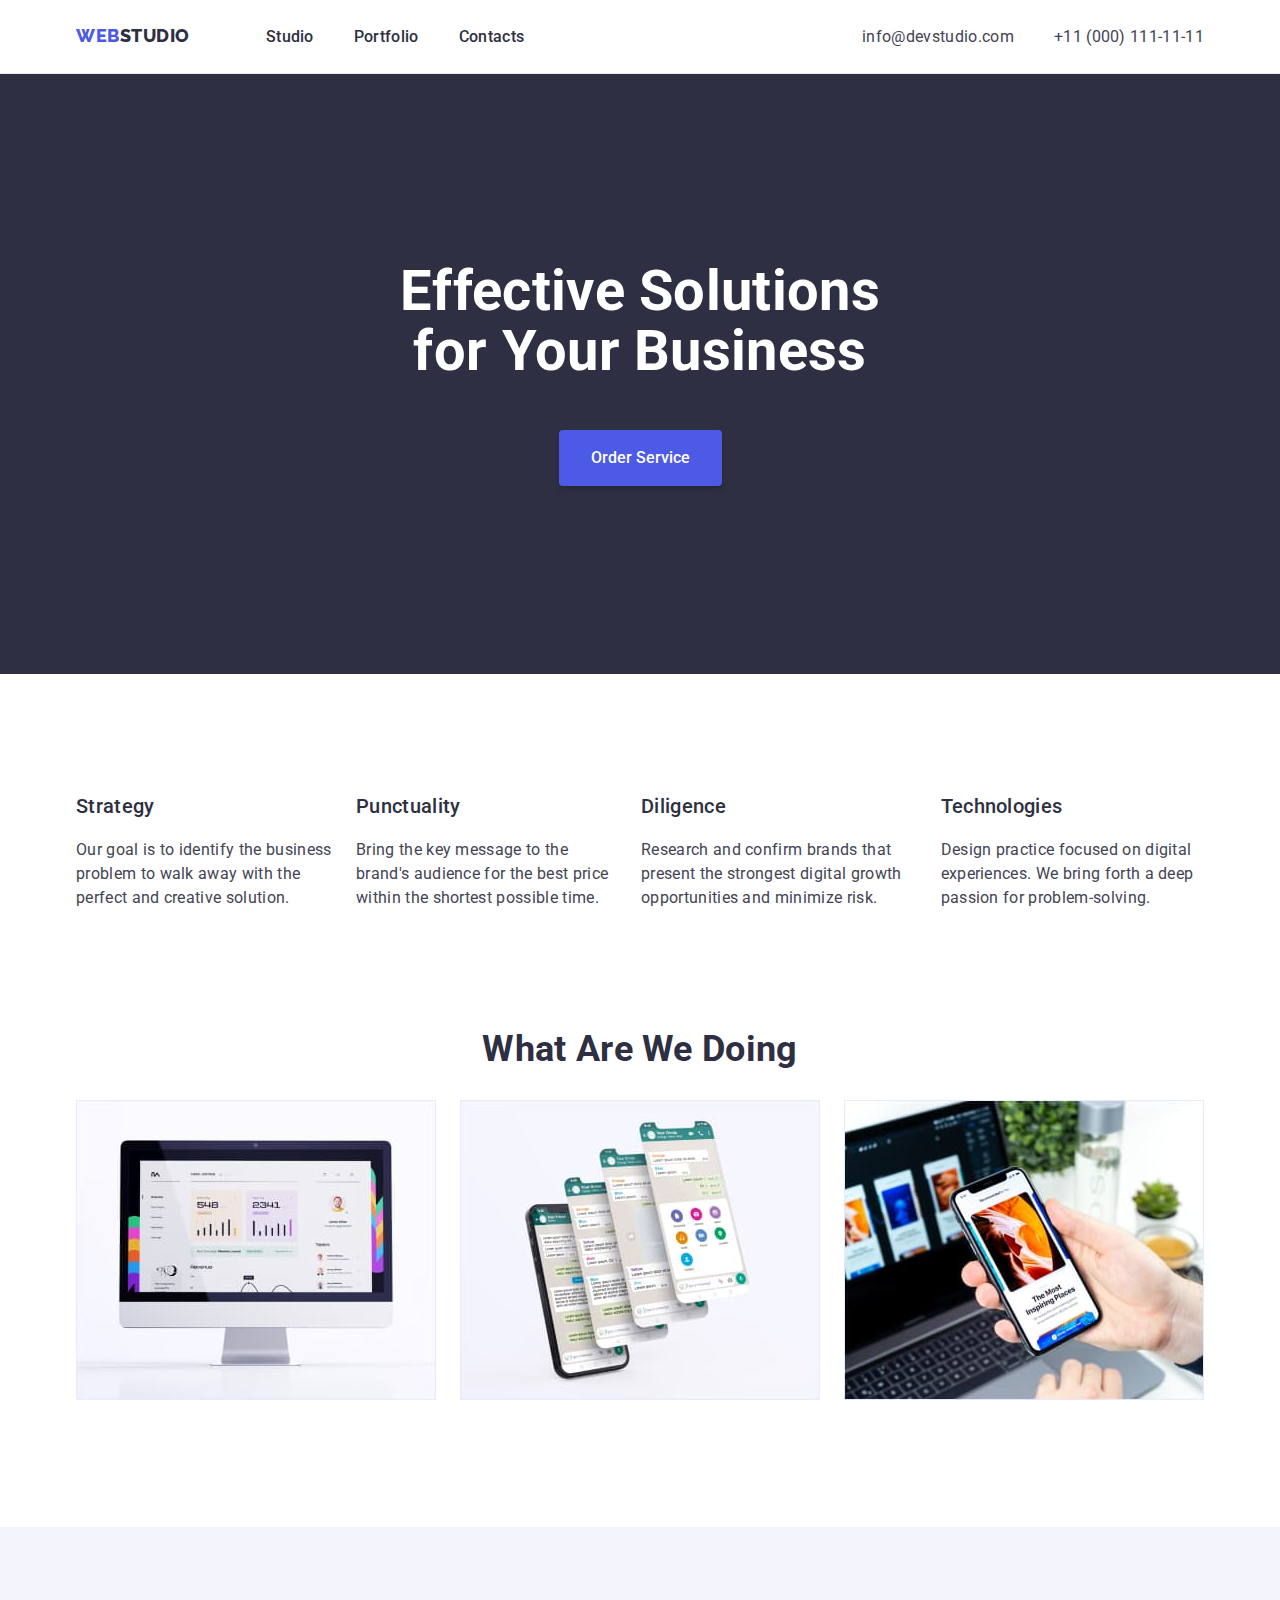
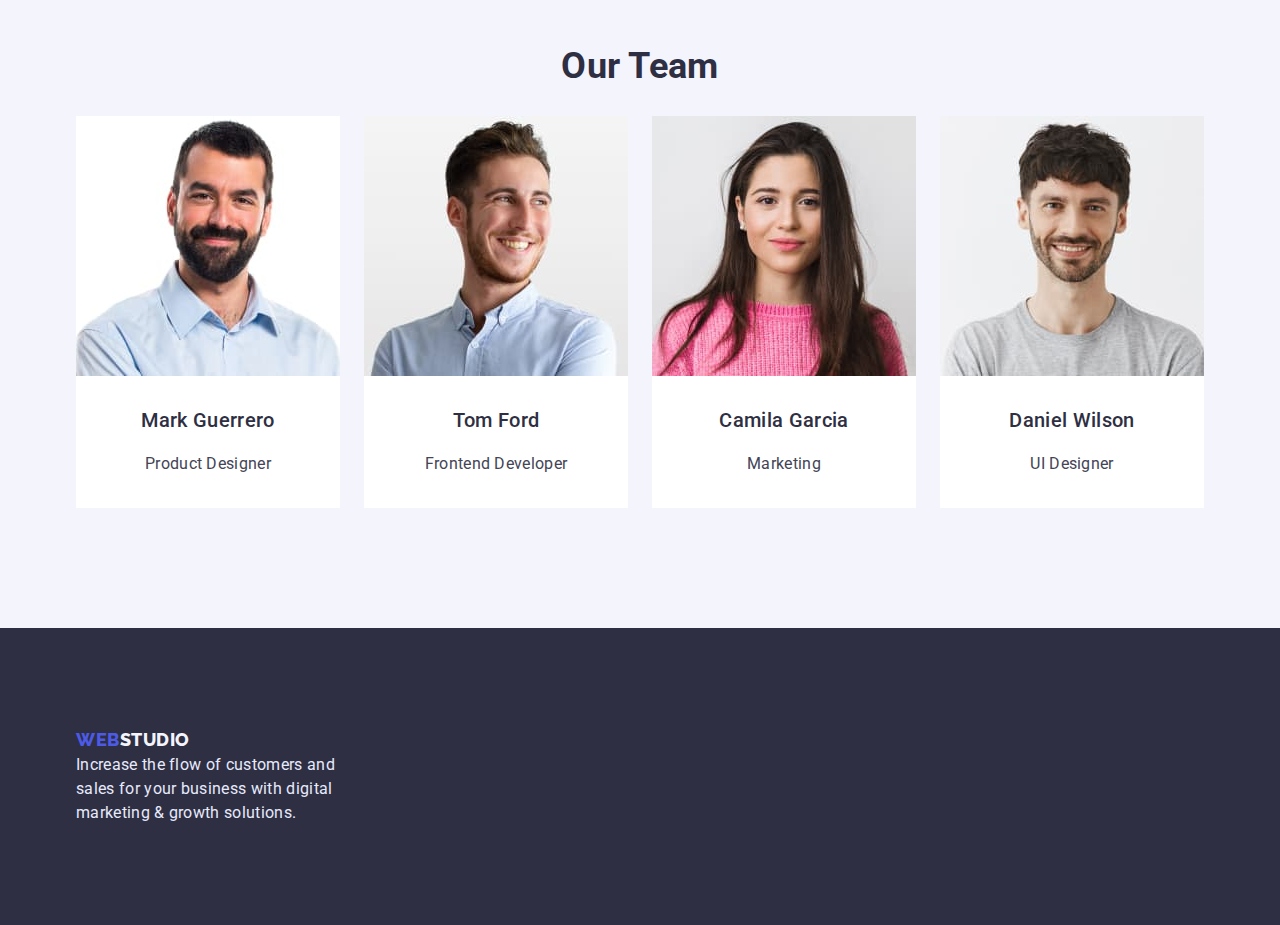
<file: index.html>
<!DOCTYPE html>
<html lang="en">
<head>
    <meta charset="UTF-8">
    <meta http-equiv="X-UA-Compatible" content="IE=edge">
    <meta name="viewport" content="width=device-width, initial-scale=1.0">
    <title>Portfolio</title>
    <link rel="preconnect" href="https://fonts.googleapis.com">
    <link rel="preconnect" href="https://fonts.gstatic.com" crossorigin>
    <link href="https://fonts.googleapis.com/css2?family=Raleway:wght@800&family=Roboto:wght@400;500;700;900&display=swap" rel="stylesheet">
    <link
    rel="stylesheet"
    href="https://cdnjs.cloudflare.com/ajax/libs/modern-normalize/1.0.0/modern-normalize.min.css"/>
    <link rel="stylesheet" href="./css/styles.css">
</head>
<body>
    <!--шапка сторінки-->
    <header class="header">
        <div class="container">
            <nav class="header-nav">
                <a class="header-link link" href="./index.html">
                    <span class="logo-text logo-web">Web</span><span class="logo-text logo-studio">Studio</span>
                </a>
                <ul class="header-list list">
                    <li class="header-item"><a class="header-link link" href="./index.html">Studio</a></li>
                    <li class="header-item"><a class="header-link link" href="./portfolio.html">Portfolio</a></li>
                    <li class="header-item"><a class="header-link link" href="#">Contacts</a></li>
                </ul>
            </nav>
            <address class="address">
                <ul class="address-list list">
                    <li class="address-item"><a class="address-mail link" href="mailto:info@devstudio.com">info@devstudio.com</a></li>
                    <li class="address-item"><a class="address-tel link" href="tel:+110001111111">+11 (000) 111-11-11</a></li>
                </ul>
            </address>
        </div>
    </header>

    <!--контент-->
    <main>
        <section class="solutions-section">
            <div class="container">
                <h1 class="solutions-section-title">Effective Solutions for Your Business</h1>
                <button class="solutions-section-btn btn" type="button">Order Service</button>
            </div>
        </section>
        <section class="qualities-section">
            <div class="container">
                <h2 class="secret-name">Our qualities</h2>
                <ul class="qualities-section-list list">                
                    <li class="qualities-section-item">
                        <h3 class="headline">Strategy</h3>
                        <p class="text">Our goal is to identify the business problem to walk away with the perfect and creative solution.</p>
                    </li>
                    <li class="qualities-section-item">
                        <h3 class="headline">Punctuality</h3>
                        <p class="text">Bring the key message to the brand's audience for the best price within the shortest possible time.</p>
                    </li>
                    <li class="qualities-section-item">
                        <h3 class="headline">Diligence</h3>
                        <p class="text">Research and confirm brands that present the strongest digital growth opportunities and minimize risk.</p>
                    </li>
                    <li class="qualities-section-item">
                        <h3 class="headline">Technologies</h3>
                        <p class="text">Design practice focused on digital experiences. We bring forth a deep passion for problem-solving.</p>
                    </li>
                </ul>
            </div>
        </section>
    
        <section class="example-section">
            <div class="container">
                <h2 class="example-section-heading heading">What are we doing</h2>
                <ul class="example-section-list list">               
                    <li class="example-section-item"> 
                        <img 
                            src="./images/main/img1.jpg" 
                            alt="computer"
                            width="360"
                            height="300"
                        />
                    </li>
                    <li class="example-section-item">
                        <img 
                            src="./images/main/img2.jpg" 
                            alt="phone"
                            width="360"
                            height="300"
                        />
                    </li>
                    <li class="example-section-item">
                        <img 
                            src="./images/main/img3.jpg" 
                            alt="synchronization"
                            width="360"
                            height="300"
                        />
                    </li>
                </ul>
            </div> 
        </section>
        <section class="team-section">
            <div class="container">
                <h2 class="team-section-heading heading">Our Team</h2>
                <ul class="team-section-list list"> 
                    <li class="team-section-item">  
                        <img 
                            class="team-section-item-image"
                            src="./images/main/teamcard1.jpg" 
                            alt="MarkGuerrero"
                            width="264"
                            height="260"
                        />
                        <div class="team-section-item-description">
                            <h3 class="headline">Mark Guerrero</h3>
                            <p class="text">Product Designer</p>
                        </div>
                    </li>
                    <li class="team-section-item">
                        <img 
                            class="team-section-item-image"
                            src="./images/main/teamcard2.jpg" 
                            alt="TomFord"
                            width="264"
                            height="260"
                        />
                        <div class="team-section-item-description">
                            <h3 class="headline">Tom Ford</h3>
                            <p class="text">Frontend Developer</p>
                        </div>
                    </li>
                    <li class="team-section-item">
                        <img 
                            class="team-section-item-image"
                            src="./images/main/teamcard3.jpg" 
                            alt="CamilaGarcia"
                            width="264"
                            height="260"
                        />
                        <div class="team-section-item-description">
                            <h3 class="headline">Camila Garcia</h3>  
                            <p class="text">Marketing</p>
                        </div>
                    </li>
                    <li class="team-section-item">
                        <img 
                            class="team-section-item-image"
                            src="./images/main/teamcard4.jpg" 
                            alt="DanielWilson"
                            width="264"
                            height="260"
                        />
                        <div class="team-section-item-description">
                            <h3 class="headline">Daniel Wilson</h3>  
                            <p class="text">UI Designer</p>
                        </div>
                    </li>
                </ul>
            </div>
        </section>
    </main>

    <!--підвал-->
    <footer class="footer">
        <div class="container">
            <a class="footer-link link" href="./index.html">
                <span class="logo-text logo-web">Web</span><span class="logo-text logo-studio">Studio</span>
            </a>
            <p class="footer-text">
            Increase the flow of customers and sales for your business with digital marketing & growth solutions.
            </p>
        </div>
    </footer>
</body>
</html>
</file>
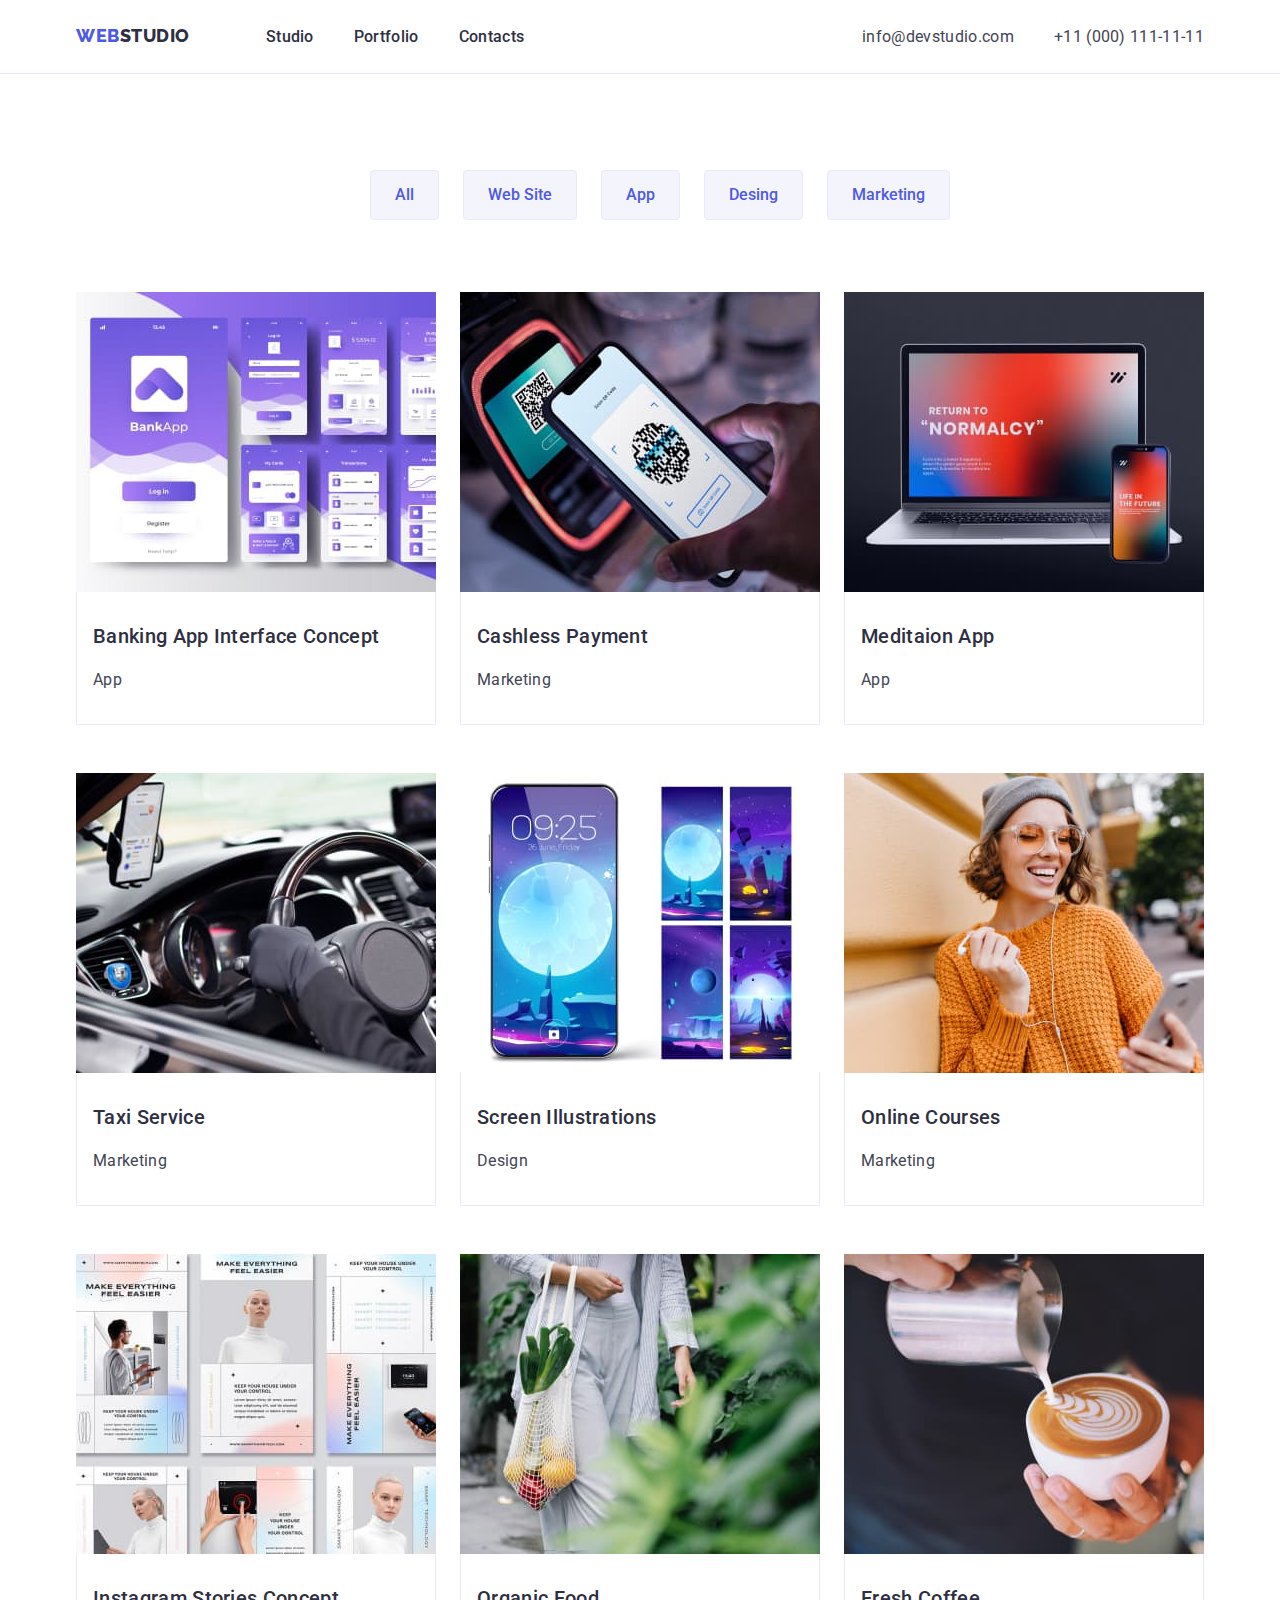
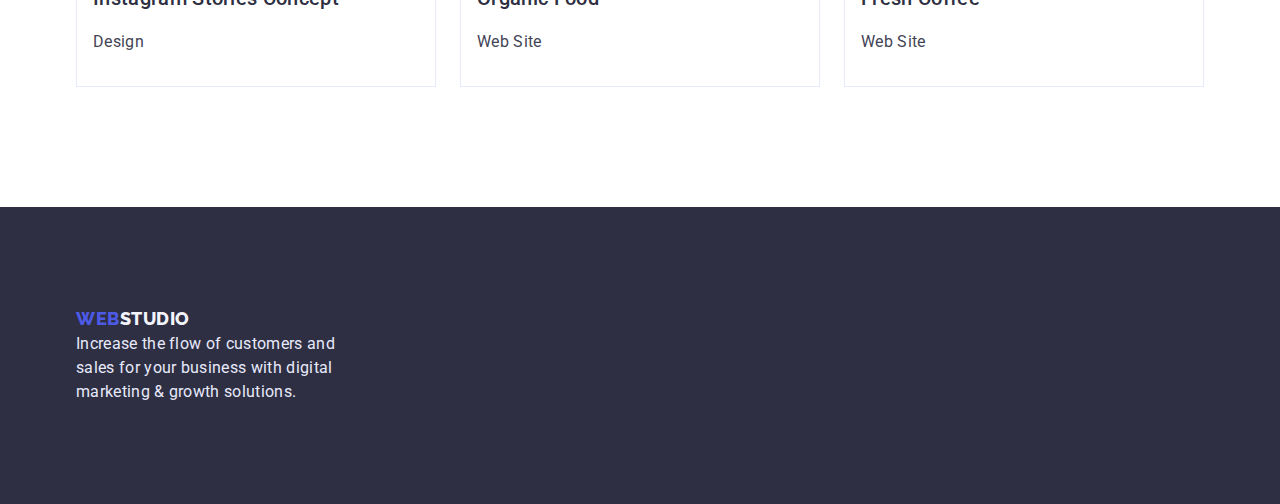
<file: portfolio.html>
<!DOCTYPE html>
<html lang="en">
<head>
    <meta charset="UTF-8">
    <meta http-equiv="X-UA-Compatible" content="IE=edge">
    <meta name="viewport" content="width=device-width, initial-scale=1.0">
    <title>Portfolio</title>
    <link rel="preconnect" href="https://fonts.googleapis.com">
    <link rel="preconnect" href="https://fonts.gstatic.com" crossorigin>
    <link href="https://fonts.googleapis.com/css2?family=Raleway:wght@800&family=Roboto:wght@400;500;700;900&display=swap" rel="stylesheet">
    <link
    rel="stylesheet"
    href="https://cdnjs.cloudflare.com/ajax/libs/modern-normalize/1.0.0/modern-normalize.min.css"/>
    <link rel="stylesheet" href="./css/styles.css">
</head>
<body>
    <!--шапка сторінки-->
    <header class="header">
        <div class="container">
            <nav class="header-nav">
                <a class="header-link link" href="./index.html">
                    <span class="logo-text logo-web">Web</span><span class="logo-text logo-studio">Studio</span>
                </a>
                <ul class="header-list list">
                    <li class="header-item"><a class="header-link link" href="./index.html">Studio</a></li>
                    <li class="header-item"><a class="header-link link" href="./portfolio.html">Portfolio</a></li>
                    <li class="header-item"><a class="header-link link" href="#">Contacts</a></li>
                </ul>
            </nav>
            <address class="address">
                <ul class="address-list list">
                    <li class="address-item"><a class="address-mail link" href="mailto:info@devstudio.com">info@devstudio.com</a></li>
                    <li class="address-item"><a class="address-tel link" href="tel:+110001111111">+11 (000) 111-11-11</a></li>
                </ul>
            </address>
        </div>
    </header>

    <!--контент-->
    <main>         
        <section class="hero">
            <div class="container">
                <h1 class="secret-name">Filters</h1>
                <ul class="hero-list-btn list">
                    <li class="hero-item"><button class="hero-btn btn" type="button">All</button></li>
                    <li class="hero-item"><button class="hero-btn btn" type="button">Web Site</button></li>
                    <li class="hero-item"><button class="hero-btn btn" type="button">App</button></li>
                    <li class="hero-item"><button class="hero-btn btn" type="button">Desing</button></li>
                    <li class="hero-item"><button class="hero-btn btn" type="button">Marketing</button></li>
                </ul>
                <h2 class="secret-name">Our Team</h2>
                <ul class="hero-list list"> 
                    <li class="hero-item">  
                        <a class="hero-link link" href="">
                            <img 
                                class="hero-link-image"
                                src="./images/portfolio/img1.jpg" 
                                alt="BankApp"
                                width="360"
                                height="300"
                            />
                            <div class="hero-link-description">
                                <h3 class="headline" >Banking App Interface Concept</h3>
                                <p class="text" >App</p>
                            </div>
                        </a>    
                    </li>
                    <li class="hero-item">
                        <a class="hero-link link" href="">
                            <img 
                                class="hero-link-image"
                                src="./images/portfolio/img2.jpg" 
                                alt="Sqan QR code"
                                width="360"
                                height="300"
                            />
                            <div class="hero-link-description">
                                <h3 class="headline" >Cashless Payment</h3>
                                <p class="text" >Marketing</p>
                            </div>
                        </a>
                    </li>
                    <li class="hero-item">
                        <a class="hero-link link" href="">
                            <img 
                                class="hero-link-image"
                                src="./images/portfolio/img3.jpg" 
                                alt="Conect devices"
                                width="360"
                                height="300"
                            />
                            <div class="hero-link-description">
                                <h3 class="headline" >Meditaion App</h3>  
                                <p class="text" >App</p>
                            </div>
                        </a>    
                    </li>
                    <li class="hero-item">
                        <a class="hero-link link" href="">
                            <img 
                                class="hero-link-image"
                                src="./images/portfolio/img4.jpg" 
                                alt="Car driver"
                                width="360"
                                height="300"
                            />
                            <div class="hero-link-description">
                                <h3 class="headline" >Taxi Service</h3>  
                                <p class="text" >Marketing</p>
                            </div>
                        </a>    
                    </li>
                    <li class="hero-item">
                        <a class="hero-link link" href="">
                            <img 
                                class="hero-link-image"
                                src="./images/portfolio/img5.jpg" 
                                alt="Phone theme"
                                width="360"
                                height="300"
                            />
                            <div class="hero-link-description">
                                <h3 class="headline" >Screen Illustrations</h3>  
                                <p class="text" >Design</p>
                            </div>
                        </a>    
                    </li>
                    <li class="hero-item">
                        <a class="hero-link link" href="">
                            <img 
                                class="hero-link-image"
                                src="./images/portfolio/img6.jpg" 
                                alt="Girl"
                                width="360"
                                height="300"
                            />
                            <div class="hero-link-description">
                                <h3 class="headline">Online Courses</h3>  
                                <p class="text" >Marketing</p>
                            </div>
                        </a>    
                    </li>
                    <li class="hero-item">
                        <a class="hero-link link" href="">
                            <img 
                                class="hero-link-image"
                                src="./images/portfolio/img7.jpg" 
                                alt="Stories maket"
                                width="360"
                                height="300"
                            />
                            <div class="hero-link-description">
                                <h3 class="headline" >Instagram Stories Concept</h3>  
                                <p class="text" >Design</p>
                            </div>
                        </a>    
                    </li> 
                    <li class="hero-item">
                        <a class="hero-link link" href="">
                            <img 
                                class="hero-link-image"
                                src="./images/portfolio/img8.jpg" 
                                alt="Food"
                                width="360"
                                height="300"
                            />
                            <div class="hero-link-description">
                                <h3 class="headline" >Organic Food</h3>  
                                <p class="text" >Web Site</p>
                            </div>
                        </a>    
                    </li>
                    <li class="hero-item">
                        <a class="hero-link link" href="">
                            <img 
                                class="hero-link-image"
                                src="./images/portfolio/img9.jpg" 
                                alt="Coffee"
                                width="360"
                                height="300"
                            />
                            <div class="hero-link-description">
                                <h3 class="headline" >Fresh Coffee</h3>  
                                <p class="text" >Web Site</p>
                            </div>
                        </a>    
                    </li>
                </ul>
            </div>
        </section>
    </main>

    <!--підвал-->
    <footer class="footer">
            <div class="container">
                <a class="footer-link link" href="./index.html">
                    <span class="logo-text logo-web">Web</span><span class="logo-text logo-studio">Studio</span>
                </a>
                <p class="footer-text">
                Increase the flow of customers and sales for your business with digital marketing & growth solutions.
                </p>
            </div>
    </footer>
</body>
</html>
</file>
<file: css/styles.css>
html {
    box-sizing: border-box;
}

*,
*::before,
*::after {
  box-sizing: inherit;
}

:root {
    --navy-blue-color: #2E2F42;
    --interactive-color: #434455;
    --font-weight-link: 500;
    --background-hover-btn: #404BBF;
}

body {
    margin: 0;
    font-family: 'Roboto', sans-serif;
    font-style: normal;
    color: #434455;
    background-color: #FFFFFF;
    font-weight: 400;
    font-size: 16px;
    letter-spacing: 0.02em;
    line-height: 1.5;
}

.btn {
    font-family: 'Roboto';
    font-weight: var(--font-weight-link);
    font-size: 16px;
    line-height: 1.5;
}

.list 
{
    list-style: none;
    margin-bottom: 0;
    margin-top: 0;
}

.link
{
    text-decoration: none;
}

.secret-name
{ 
    position: absolute; 
    width: 1px; 
    height: 1px; 
    margin:-1px; 
    padding: 0; 
    overflow:hidden; 
    border: 0; 
    clip: rect(0 0 0 0); 
} 

.header .logo-studio {
   color: var(--navy-blue-color); 
} 

.logo-text{
    font-family: 'Raleway', sans-serif;
    font-weight: 800;
    font-size: 18px;
    line-height: 1.33;
    letter-spacing: 0.03em;
    text-transform: uppercase;
}

.logo-web {
    color: #4D5AE5;
}

.footer .logo-studio {
    color: #F4F4FD;
}

.header {
    border-bottom: 1px solid #E7E9FC;
}

.header .container {
    display: flex;
    align-items: center;
}

.header-nav {
    display: flex;
    align-items: center;
}

.header-link {
    display: block;
    padding-top: 24px;
    padding-bottom: 24px;
    color: var(--navy-blue-color);
    font-weight: var(--font-weight-link);
}

.header-link:hover,
.header-link:focus {
    color: #404BBF;
}

.header-list { 
    display: flex;
    margin-left: 76px;
    padding-left: 0;
}

.header-item {
    margin-right: 40px;
}

.header-item:last-child {
    margin-right: 0;
}

.address {
    margin-left: auto;
}

.address-list {
    display: flex;

    margin-bottom: 0;
}

.address-item + .address-item {
    margin-left: 40px;
} 

.address-mail, .address-tel {
    color: var(--interactive-color);
    font-style: normal;
}
.address-mail:hover, .address-mail:focus, 
.address-tel:hover, .address-tel:focus {
    color: #4D5AE5;
}

.headline {
    font-size: 20px;
    line-height: 1.2;    
    color: #2E2F42;
    font-weight: var(--font-weight-link);
    margin-top: 0;
}

.text {
    margin-bottom: 0;
}

.container {
    margin-left: auto;
    margin-right: auto;
    padding-left: 15px;
    padding-right: 15px;
    width: 1158px;
}

/*----------------------------------------Hero Portfolio--------------------------------------*/

.hero {
    padding-top: 96px;
    padding-bottom: 120px;
}
.hero-title {
}

.hero-list {
    display: flex;
    flex-wrap: wrap;
    padding-left: 0;
    padding-top: 72px;
}

.hero-list .hero-item{
    margin-right: 24px;
    margin-bottom: 48px;
}

.hero-list .hero-item:nth-child(3n) {
    margin-right: 0;
}

.hero-list .hero-item:nth-last-child(-n+3) {
    margin-bottom: 0;
}

.hero-btn {    
    color: #4D5AE5;
    padding: 12px 24px;
    min-width: 69px;
    text-align: center;
    background: #F4F4FD;
    border: 1px solid #E7E9FC;
    border-radius: 4px;
}

.hero-btn:hover, .hero-btn:focus {
    background: var(--background-hover-btn);
    border: 1px solid var(--background-hover-btn);
    box-shadow: 0px 3px 1px rgba(0, 0, 0, 0.1), 0px 2px 1px rgba(0, 0, 0, 0.08), 0px 2px 2px rgba(0, 0, 0, 0.12);
    color: #FFFFFF;
    cursor: pointer;
}
.hero-link {
    color: var(--interactive-color);
}

.hero-link-image {
    display: block;
}

.hero-link-description {
    padding-top: 32px;
    padding-bottom: 32px;
    padding-left: 16px;
    padding-right: 16px;

    border-left: 1px solid #E7E9FC;
    border-right: 1px solid #E7E9FC;
    border-bottom: 1px solid #E7E9FC;
}

.hero-list-btn {
    display: flex;
    justify-content: center;
}

.hero-list-btn .hero-item:not(:last-child) {
    margin-right: 24px;
}

/*------------------------------Index Studio-----------------------------------------*/ 

.solutions-section {
    background: #2E2F42;
    text-align: center;
    padding-top: 188px;
    padding-bottom: 188px;
}

.solutions-section-title {
    font-weight: 700;
    max-width: 500px;
    margin-left: auto;
    margin-right: auto;
    font-size: 56px;
    line-height: 1.07;
    text-align: center;
    color: #FFFFFF;
    margin-top: 0;
    margin-bottom: 48px;
}

.solutions-section-btn {
    background: #4D5AE5;
    color: #FFFFFF;
    padding: 16px 32px;
    box-shadow: 0px 4px 4px rgba(0, 0, 0, 0.15);
    border-radius: 4px;
    cursor: pointer;
    border: 0;
}  

.solutions-section-btn:hover, 
.solutions-section-btn:focus {
    background: var(--background-hover-btn);
}

.heading {
    font-weight: 700;
    font-size: 36px;
    line-height: 1.11;
    text-align: center;
    text-transform: capitalize;
    color: var(--navy-blue-color);
}

.qualities-section {
    padding-top: 120px;
}

.qualities-section-list {
    display: flex;
    margin-top: 0;
    margin-bottom: 0;
    padding-left: 0;
}

.qualities-section-item:not(:last-child) {
    margin-right: 24px;
}

.example-section {
    padding-top: 120px;
    padding-bottom: 120px;
}

.example-section-heading {
    margin-top: 0;
}

.example-section-list {
    display: flex;
    padding-left: 0;
}

.example-section-item:not(:last-child) {
    margin-right: 24px;
}

.team-section {
    background: #F4F4FD;
    padding-top: 120px;
    padding-bottom: 120px;
}

.team-section-heading {
    margin-top: 0;
}

.team-section-list {
    display: flex;
    padding-left: 0;
}

.team-section-item:not(:last-child) {
    margin-right: 24px;
}

.team-section-item-image {
    display: block;
}

.team-section-item-description {
    padding-top: 32px;
    padding-bottom: 32px;
    background-color: #FFFFFF;
    text-align: center;
}

/*-------------------------------Footer----------------------------------------------*/

.footer {
    background: #2E2F42;
    padding-top: 100px;
    padding-bottom: 100px;
}

.footer-link {
}

.footer-text {
    color: #E7E9FC;
    max-width: 264px;
    margin-top: 0;
    margin-bottom: 0;
}
</file>
